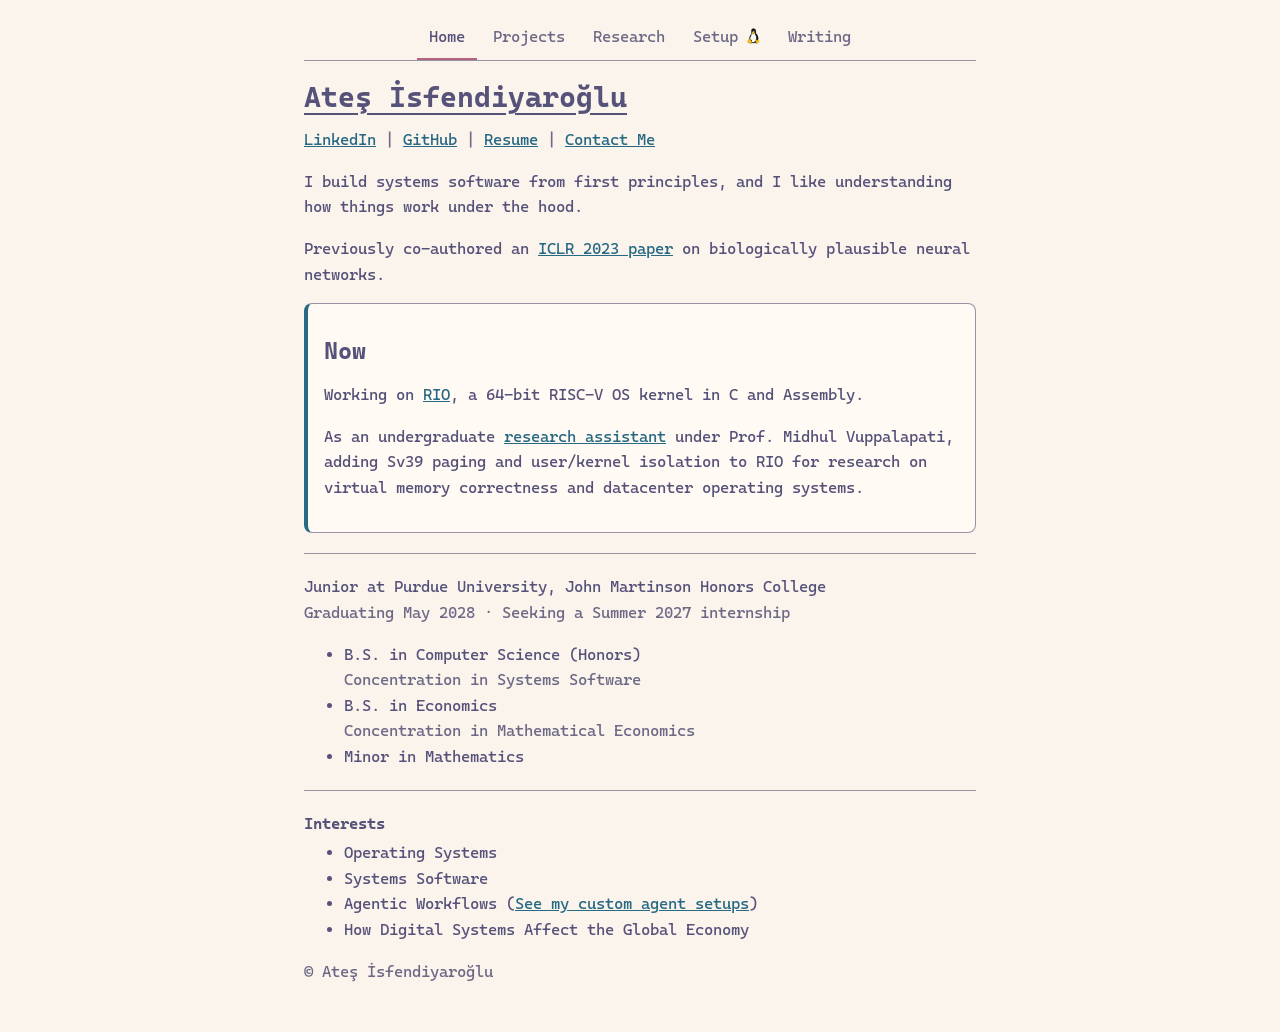
<file: index.html>
<!DOCTYPE html>
<html lang="en">
<head>
<meta charset="utf-8">
<meta name="viewport" content="width=device-width, initial-scale=1">
<title>Ateş İsfendiyaroğlu</title>
<meta name="description" content="Ateş İsfendiyaroğlu: Purdue CS + Economics student focused on operating systems and systems software. Building RIO, a 64-bit RISC-V kernel.">
<meta property="og:title" content="Ateş İsfendiyaroğlu">
<meta property="og:description" content="Ateş İsfendiyaroğlu: Purdue CS + Economics student focused on operating systems and systems software. Building RIO, a 64-bit RISC-V kernel.">
<meta property="og:type" content="website">
<link rel="icon" href="assets/img/favicon.svg" type="image/svg+xml">
<link rel="stylesheet" href="assets/css/palette.css">
<link rel="stylesheet" href="assets/css/style.css">
</head>
<body>
<header>
<nav aria-label="Main">
<a href="index.html" aria-current="page">Home</a>
<a href="projects.html">Projects</a>
<a href="research.html">Research</a>
<a href="setup.html">Setup <img src="assets/img/linux.png" alt="" class="nav-icon" width="41" height="48"></a>
<a href="writing.html">Writing</a>
</nav>
</header>
<main>
<h1>Ateş İsfendiyaroğlu</h1>
<!--
  PRIVACY: assets/files/resume.pdf is a public, phone-free copy of the
  resume. Never replace it with the application resume (which includes a
  phone number). Export it from the Google Doc
  "Resume (2026 template) - web, no phone" instead.
-->
<p class="subtitle">
<a href="https://www.linkedin.com/in/ates-isf/">LinkedIn</a> |
<a href="https://github.com/AtesIsf">GitHub</a> |
<a href="assets/files/resume.pdf">Resume</a> |
<a href="mailto:aisfendi@purdue.edu">Contact Me</a></p>
<p>I build systems software from first principles, and I like understanding how things work under the hood.</p>
<p>Previously co-authored an <a href="research.html">ICLR 2023 paper</a> on biologically plausible neural networks.</p>
<section class="box">
<h2>Now</h2>
<p>Working on <a href="https://github.com/AtesIsf/Rio">RIO</a>, a 64-bit RISC-V OS kernel in C and Assembly.</p>
<p>As an undergraduate <a href="research.html">research assistant</a> under
Prof. Midhul Vuppalapati, adding Sv39 paging and user/kernel isolation to RIO
for research on virtual memory correctness and datacenter operating
systems.</p>
</section>
<hr>
<p>Junior at Purdue University, John Martinson Honors College<span class="sub">Graduating May 2028 · Seeking a Summer 2027 internship</span></p>
<ul>
<li>B.S. in Computer Science (Honors)<span class="sub">Concentration in Systems Software</span></li>
<li>B.S. in Economics<span class="sub">Concentration in Mathematical Economics</span></li>
<li>Minor in Mathematics</li>
</ul>
<hr>
<p class="label"><strong>Interests</strong></p>
<ul>
<li>Operating Systems</li>
<li>Systems Software</li>
<li>Agentic Workflows (<a href="https://github.com/AtesIsf/agent-skills">See my custom agent setups</a>)</li>
<li>How Digital Systems Affect the Global Economy</li>
</ul>
</main>
<footer>
<p>&copy; Ateş İsfendiyaroğlu</p>
</footer>
</body>
</html>
</file>
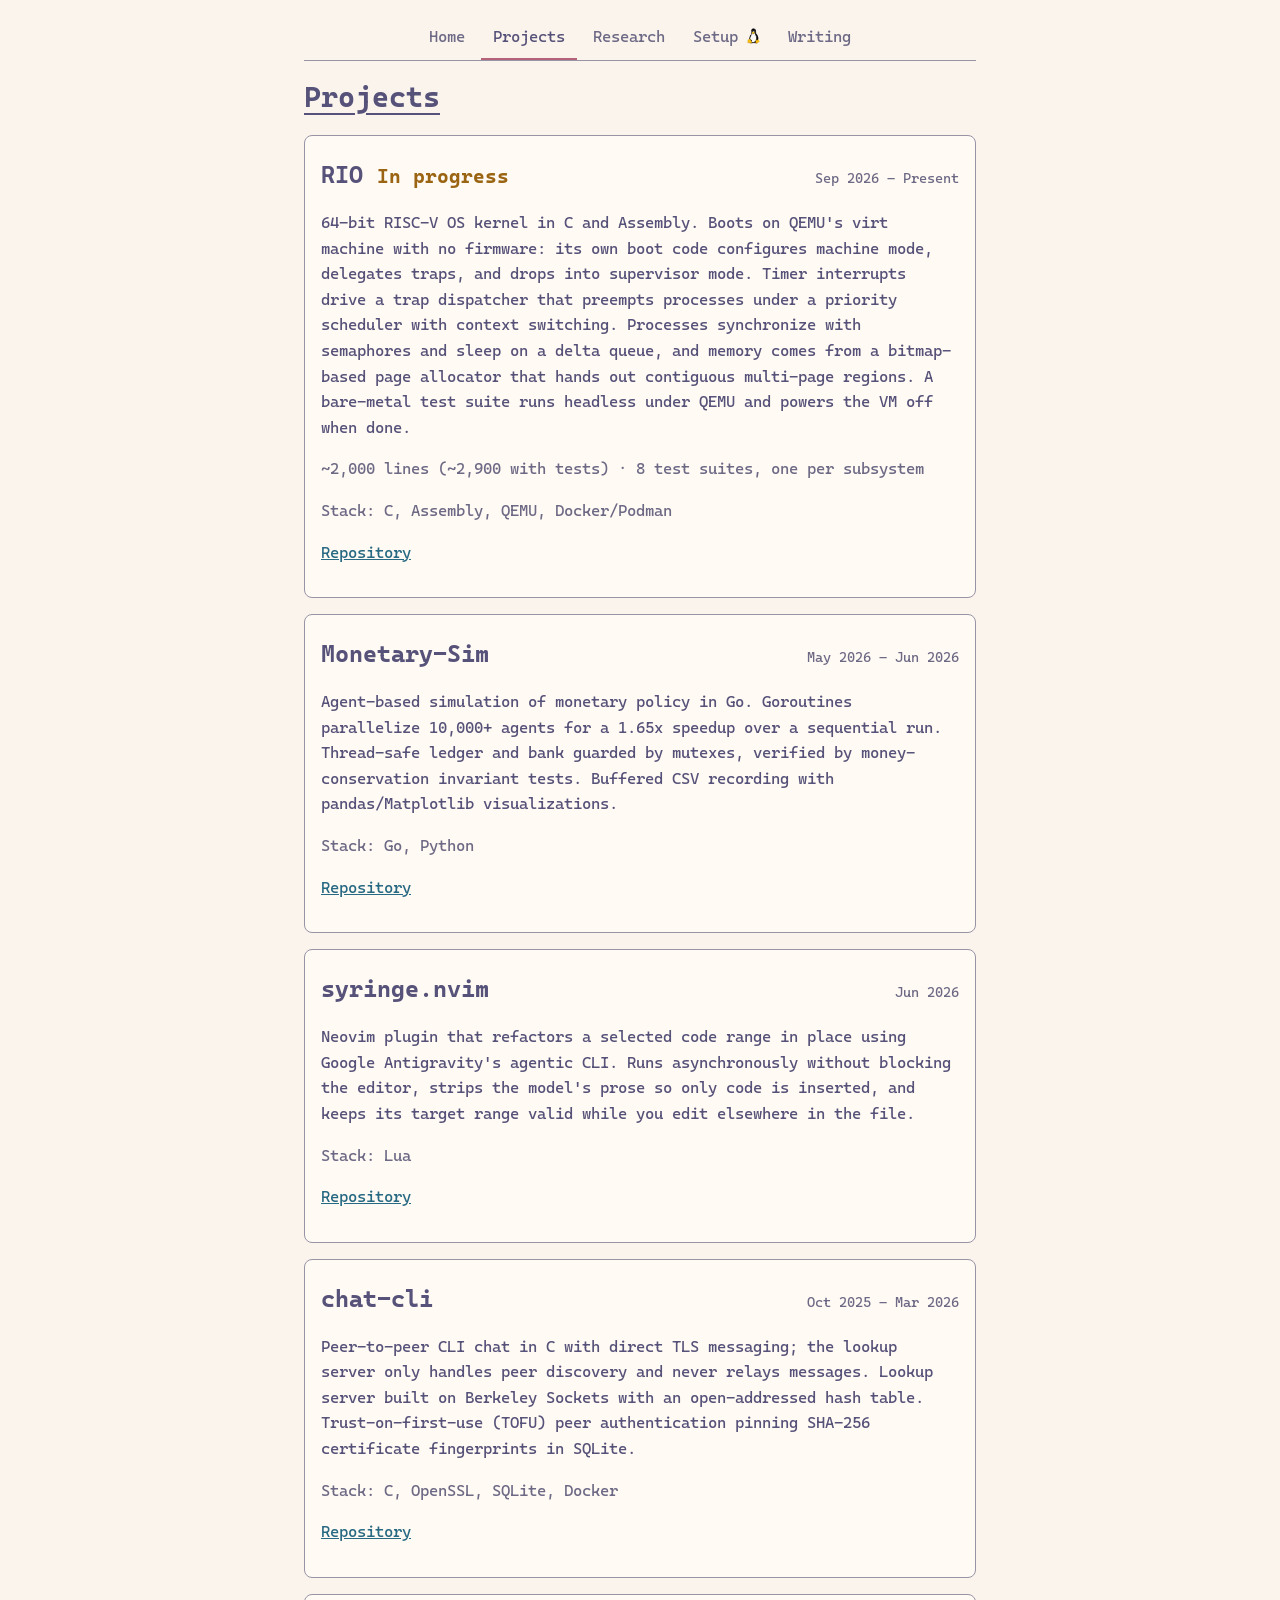
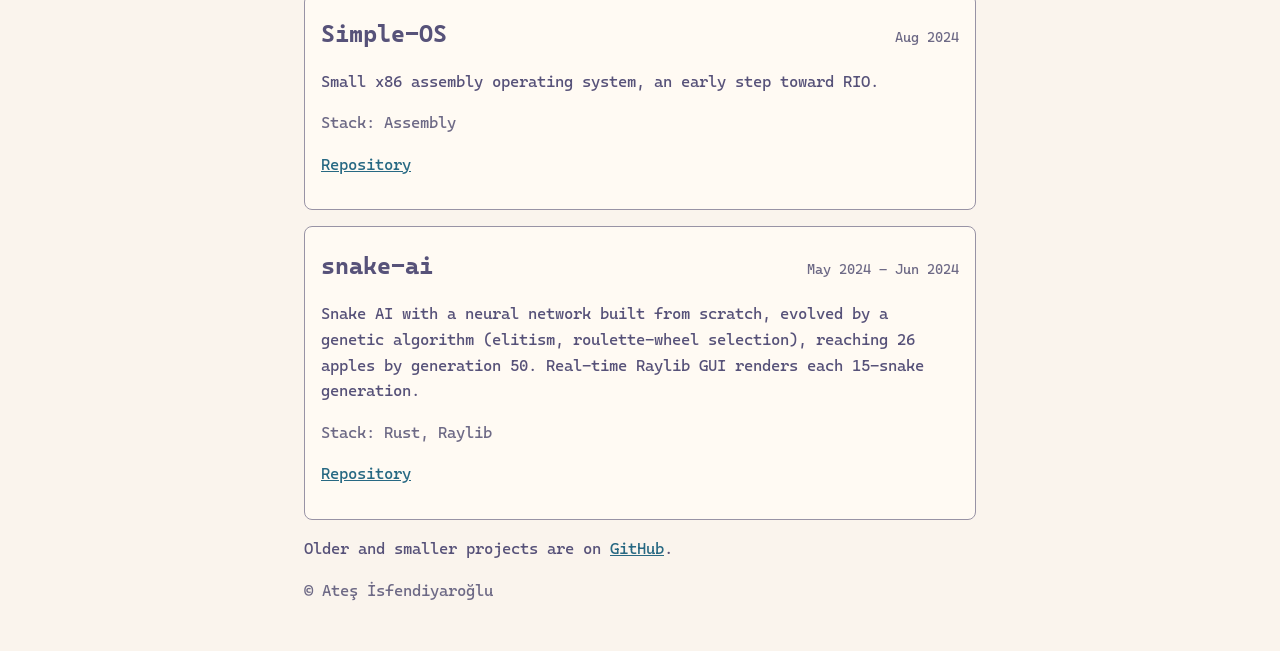
<file: projects.html>
<!DOCTYPE html>
<html lang="en">
<head>
<meta charset="utf-8">
<meta name="viewport" content="width=device-width, initial-scale=1">
<title>Projects - Ateş İsfendiyaroğlu</title>
<meta name="description" content="Projects by Ateş İsfendiyaroğlu: RIO (RISC-V kernel), Monetary-Sim, chat-cli and more.">
<meta property="og:title" content="Projects - Ateş İsfendiyaroğlu">
<meta property="og:description" content="Projects by Ateş İsfendiyaroğlu: RIO (RISC-V kernel), Monetary-Sim, chat-cli and more.">
<meta property="og:type" content="website">
<link rel="icon" href="assets/img/favicon.svg" type="image/svg+xml">
<link rel="stylesheet" href="assets/css/palette.css">
<link rel="stylesheet" href="assets/css/style.css">
</head>
<body>
<header>
<nav aria-label="Main">
<a href="index.html">Home</a>
<a href="projects.html" aria-current="page">Projects</a>
<a href="research.html">Research</a>
<a href="setup.html">Setup <img src="assets/img/linux.png" alt="" class="nav-icon" width="41" height="48"></a>
<a href="writing.html">Writing</a>
</nav>
</header>
<main>
<h1>Projects</h1>
<article>
<div class="item-head"><h2>RIO <span class="tag">In progress</span></h2><time datetime="2026-09">Sep 2026 – Present</time></div>
<p>64-bit RISC-V OS kernel in C and Assembly. Boots on QEMU's virt machine
with no firmware: its own boot code configures machine mode, delegates traps,
and drops into supervisor mode. Timer interrupts drive a trap dispatcher that
preempts processes under a priority scheduler with context switching.
Processes synchronize with semaphores and sleep on a delta queue, and memory
comes from a bitmap-based page allocator that hands out contiguous multi-page
regions. A bare-metal test suite runs headless under QEMU and powers the VM
off when done.</p>
<p class="stack">~2,000 lines (~2,900 with tests) · 8 test suites, one per
subsystem</p>
<p class="stack">Stack: C, Assembly, QEMU, Docker/Podman</p>
<p><a href="https://github.com/AtesIsf/Rio">Repository</a></p>
</article>
<article>
<div class="item-head"><h2>Monetary-Sim</h2>
<time datetime="2026-05">May 2026 – Jun 2026</time></div>
<p>Agent-based simulation of monetary policy in Go. Goroutines parallelize
10,000+ agents for a 1.65x speedup over a sequential run. Thread-safe ledger
and bank guarded by mutexes, verified by money-conservation invariant tests.
Buffered CSV recording with pandas/Matplotlib visualizations.</p>
<p class="stack">Stack: Go, Python</p>
<p><a href="https://github.com/AtesIsf/Monetary-Sim">Repository</a></p>
</article>
<article>
<div class="item-head"><h2>syringe.nvim</h2><time datetime="2026-06">Jun 2026</time></div>
<p>Neovim plugin that refactors a selected code range in place using Google Antigravity's agentic CLI. Runs asynchronously without blocking the editor, strips the model's prose so only code is inserted, and keeps its target range valid while you edit elsewhere in the file.</p>
<p class="stack">Stack: Lua</p>
<p><a href="https://github.com/AtesIsf/syringe.nvim">Repository</a></p>
</article>
<article>
<div class="item-head"><h2>chat-cli</h2>
<time datetime="2025-10">Oct 2025 – Mar 2026</time></div>
<p>Peer-to-peer CLI chat in C with direct TLS messaging; the lookup server
only handles peer discovery and never relays messages. Lookup server built on
Berkeley Sockets with an open-addressed hash table. Trust-on-first-use (TOFU)
peer authentication pinning SHA-256 certificate fingerprints in SQLite.</p>
<p class="stack">Stack: C, OpenSSL, SQLite, Docker</p>
<p><a href="https://github.com/AtesIsf/chat-cli">Repository</a></p>
</article>
<article>
<div class="item-head"><h2>Simple-OS</h2><time datetime="2024-08">Aug 2024</time></div>
<p>Small x86 assembly operating system, an early step toward RIO.</p>
<p class="stack">Stack: Assembly</p>
<p><a href="https://github.com/AtesIsf/Simple-OS">Repository</a></p>
</article>
<article>
<div class="item-head"><h2>snake-ai</h2>
<time datetime="2024-05">May 2024 – Jun 2024</time></div>
<p>Snake AI with a neural network built from scratch, evolved by a genetic
algorithm (elitism, roulette-wheel selection), reaching 26 apples by
generation 50. Real-time Raylib GUI renders each 15-snake generation.</p>
<p class="stack">Stack: Rust, Raylib</p>
<p><a href="https://github.com/AtesIsf/snake-ai">Repository</a></p>
</article>
<p>Older and smaller projects are on <a href="https://github.com/AtesIsf">GitHub</a>.</p>
</main>
<footer>
<p>&copy; Ateş İsfendiyaroğlu</p>
</footer>
</body>
</html>
</file>
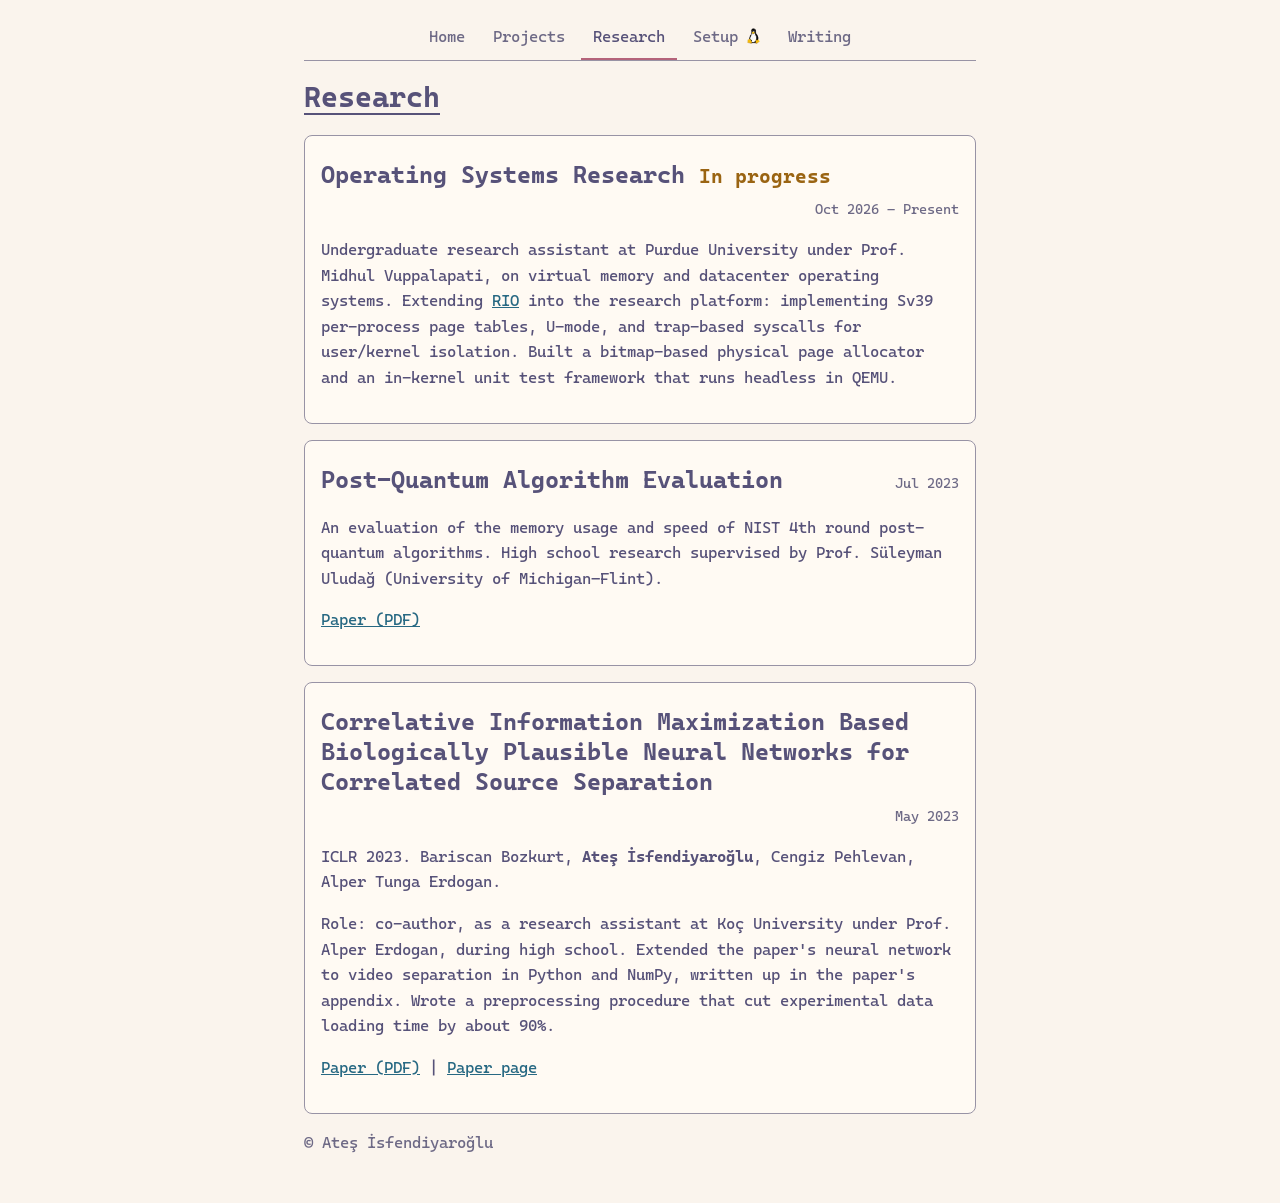
<file: research.html>
<!DOCTYPE html>
<html lang="en">
<head>
<meta charset="utf-8">
<meta name="viewport" content="width=device-width, initial-scale=1">
<title>Research - Ateş İsfendiyaroğlu</title>
<meta name="description" content="Research by Ateş İsfendiyaroğlu, including
operating systems research at Purdue, an ICLR 2023 paper, and a post-quantum
algorithm evaluation.">
<meta property="og:title" content="Research - Ateş İsfendiyaroğlu">
<meta property="og:description" content="Research by Ateş İsfendiyaroğlu,
including operating systems research at Purdue, an ICLR 2023 paper, and a
post-quantum algorithm evaluation.">
<meta property="og:type" content="website">
<link rel="icon" href="assets/img/favicon.svg" type="image/svg+xml">
<link rel="stylesheet" href="assets/css/palette.css">
<link rel="stylesheet" href="assets/css/style.css">
</head>
<body>
<header>
<nav aria-label="Main">
<a href="index.html">Home</a>
<a href="projects.html">Projects</a>
<a href="research.html" aria-current="page">Research</a>
<a href="setup.html">Setup <img src="assets/img/linux.png" alt="" class="nav-icon" width="41" height="48"></a>
<a href="writing.html">Writing</a>
</nav>
</header>
<main>
<h1>Research</h1>
<article>
<div class="item-head"><h2>Operating Systems Research
<span class="tag">In progress</span></h2>
<time datetime="2026-10">Oct 2026 – Present</time></div>
<p>Undergraduate research assistant at Purdue University under Prof. Midhul
Vuppalapati, on virtual memory and datacenter operating systems. Extending
<a href="https://github.com/AtesIsf/Rio">RIO</a> into the research platform:
implementing Sv39 per-process page tables, U-mode, and trap-based syscalls for
user/kernel isolation. Built a bitmap-based physical page allocator and an
in-kernel unit test framework that runs headless in QEMU.</p>
</article>
<article>
<div class="item-head"><h2>Post-Quantum Algorithm Evaluation</h2><time datetime="2023-07">Jul 2023</time></div>
<p>An evaluation of the memory usage and speed of NIST 4th round post-quantum algorithms. High school research supervised by Prof. Süleyman Uludağ (University of Michigan–Flint).</p>
<p><a href="assets/papers/post-quantum-benchmark.pdf">Paper (PDF)</a></p>
</article>
<article>
<div class="item-head"><h2>Correlative Information Maximization Based Biologically Plausible Neural Networks for Correlated Source Separation</h2><time datetime="2023-05">May 2023</time></div>
<p>ICLR 2023. Bariscan Bozkurt, <strong>Ateş İsfendiyaroğlu</strong>, Cengiz Pehlevan, Alper Tunga Erdogan.</p>
<p>Role: co-author, as a research assistant at Koç University under Prof.
Alper Erdogan, during high school. Extended the paper's neural network to
video separation in Python and NumPy, written up in the paper's appendix.
Wrote a preprocessing procedure that cut experimental data loading time by
about 90%.</p>
<p><a href="assets/papers/CorInfoMax.pdf">Paper (PDF)</a> | <a href="https://mlanthology.org/iclr/2023/bozkurt2023iclr-correlative/">Paper page</a></p>
</article>
</main>
<footer>
<p>&copy; Ateş İsfendiyaroğlu</p>
</footer>
</body>
</html>
</file>
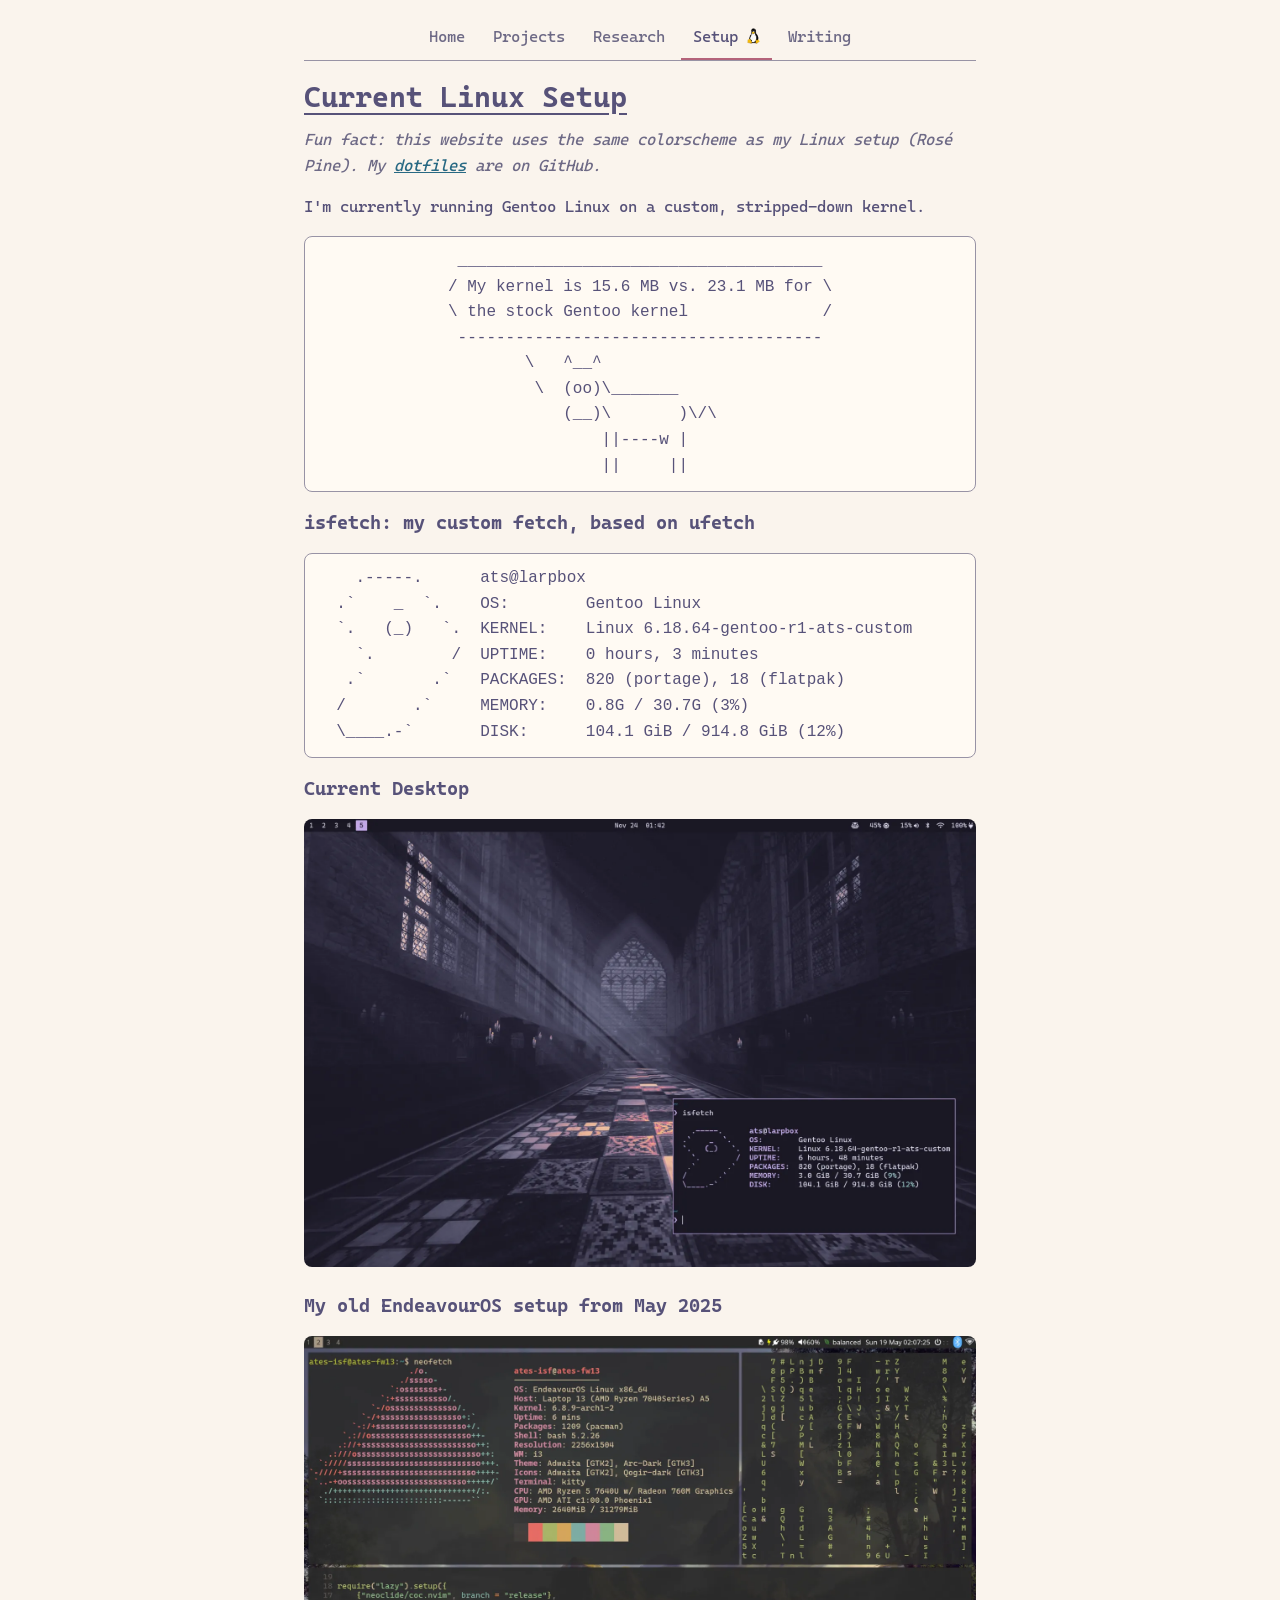
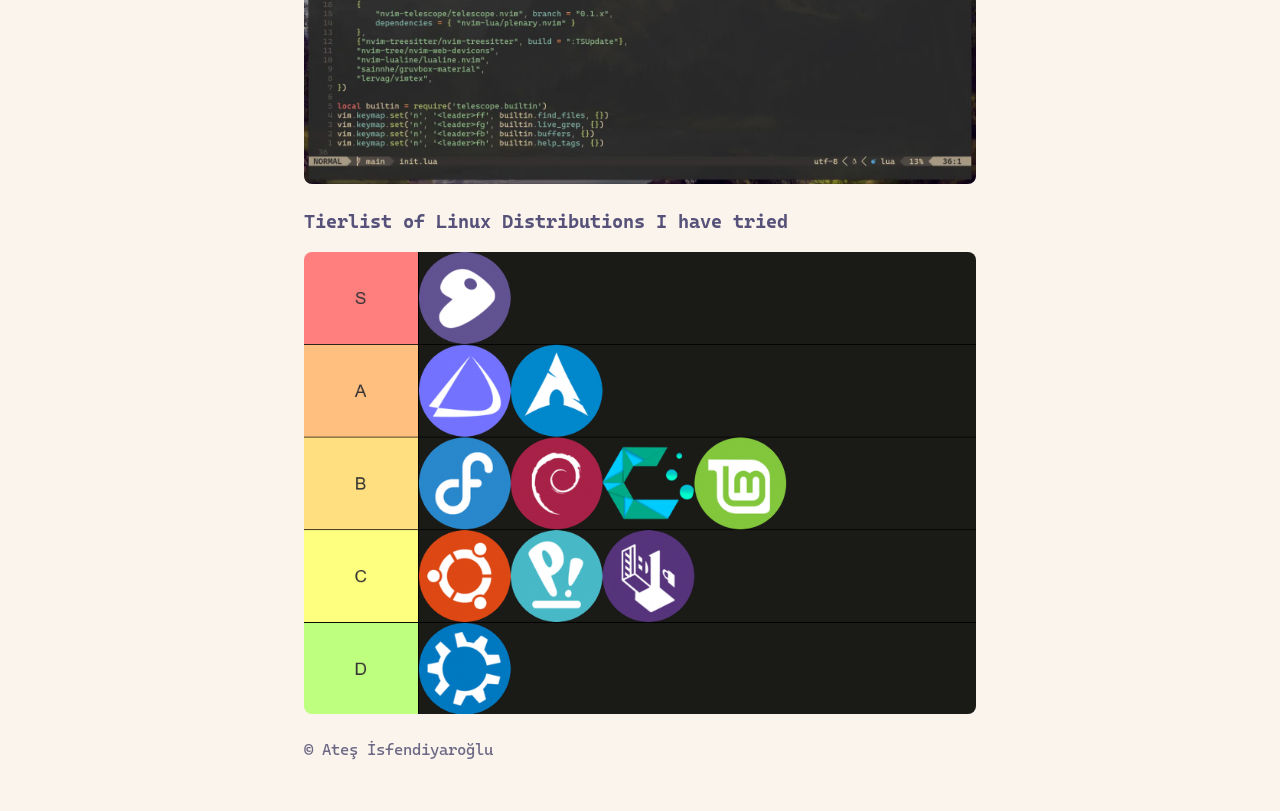
<file: setup.html>
<!DOCTYPE html>
<html lang="en">
<head>
<meta charset="utf-8">
<meta name="viewport" content="width=device-width, initial-scale=1">
<title>Current Linux Setup - Ateş İsfendiyaroğlu</title>
<meta name="description" content="Ateş İsfendiyaroğlu's Gentoo Linux setup, dotfiles and distro tierlist.">
<meta property="og:title" content="Current Linux Setup - Ateş İsfendiyaroğlu">
<meta property="og:description" content="Ateş İsfendiyaroğlu's Gentoo Linux setup, dotfiles and distro tierlist.">
<meta property="og:type" content="website">
<link rel="icon" href="assets/img/favicon.svg" type="image/svg+xml">
<link rel="stylesheet" href="assets/css/palette.css">
<link rel="stylesheet" href="assets/css/style.css">
</head>
<body>
<header>
<nav aria-label="Main">
<a href="index.html">Home</a>
<a href="projects.html">Projects</a>
<a href="research.html">Research</a>
<a href="setup.html" aria-current="page">Setup <img src="assets/img/linux.png" alt="" class="nav-icon" width="41" height="48"></a>
<a href="writing.html">Writing</a>
</nav>
</header>
<main>
<h1>Current Linux Setup</h1>
<p class="subtitle"><em>Fun fact: this website uses the same colorscheme as my Linux setup (Rosé Pine). My <a href="https://github.com/AtesIsf/dotfiles">dotfiles</a> are on GitHub.</em></p>
<p>I'm currently running Gentoo Linux on a custom, stripped-down kernel.</p>
<pre class="cowsay">
 ______________________________________
/ My kernel is 15.6 MB vs. 23.1 MB for \
\ the stock Gentoo kernel              /
 --------------------------------------
        \   ^__^
         \  (oo)\_______
            (__)\       )\/\
                ||----w |
                ||     ||
</pre>
<h3>isfetch: my custom fetch, based on ufetch</h3>
<pre>
    .-----.      ats@larpbox
  .`    _  `.    OS:        Gentoo Linux
  `.   (_)   `.  KERNEL:    Linux 6.18.64-gentoo-r1-ats-custom
    `.        /  UPTIME:    0 hours, 3 minutes
   .`       .`   PACKAGES:  820 (portage), 18 (flatpak)
  /       .`     MEMORY:    0.8G / 30.7G (3%)
  \____.-`       DISK:      104.1 GiB / 914.8 GiB (12%)
</pre>
<h3>Current Desktop</h3>
<p><img src="assets/img/rice1.webp" width="1600" height="1067" alt="Screenshot of my current Linux desktop"></p>
<h3>My old EndeavourOS setup from May 2025</h3>
<p><img src="assets/img/rice2.webp" width="1600" height="1067" loading="lazy" alt="Screenshot of my old EndeavourOS setup from May 2025"></p>
<h3>Tierlist of Linux Distributions I have tried</h3>
<p><img src="assets/img/tierlist.webp" width="878" height="603" loading="lazy" alt="Tierlist of Linux distributions I have tried"></p>
</main>
<footer>
<p>&copy; Ateş İsfendiyaroğlu</p>
</footer>
</body>
</html>
</file>
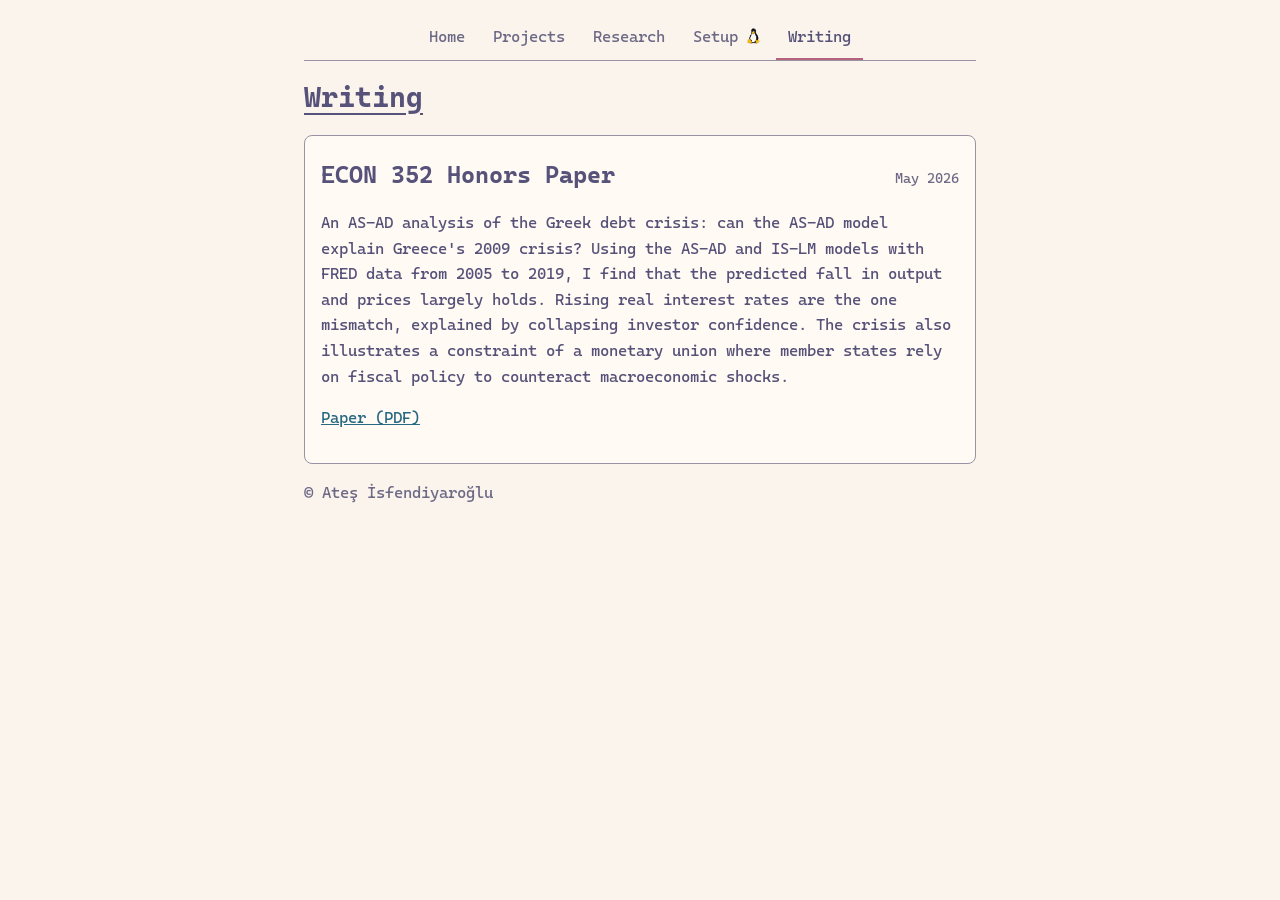
<file: writing.html>
<!DOCTYPE html>
<html lang="en">
<head>
<meta charset="utf-8">
<meta name="viewport" content="width=device-width, initial-scale=1">
<title>Writing - Ateş İsfendiyaroğlu</title>
<meta name="description" content="Writing by Ateş İsfendiyaroğlu.">
<meta property="og:title" content="Writing - Ateş İsfendiyaroğlu">
<meta property="og:description" content="Writing by Ateş İsfendiyaroğlu.">
<meta property="og:type" content="website">
<link rel="icon" href="assets/img/favicon.svg" type="image/svg+xml">
<link rel="stylesheet" href="assets/css/palette.css">
<link rel="stylesheet" href="assets/css/style.css">
</head>
<body>
<header>
<nav aria-label="Main">
<a href="index.html">Home</a>
<a href="projects.html">Projects</a>
<a href="research.html">Research</a>
<a href="setup.html">Setup <img src="assets/img/linux.png" alt="" class="nav-icon" width="41" height="48"></a>
<a href="writing.html" aria-current="page">Writing</a>
</nav>
</header>
<main>
<h1>Writing</h1>
<article>
<div class="item-head"><h2>ECON 352 Honors Paper</h2><time datetime="2026-05">May 2026</time></div>
<p>An AS-AD analysis of the Greek debt crisis: can the AS-AD model explain Greece's 2009 crisis? Using the AS-AD and IS-LM models with FRED data from 2005 to 2019, I find that the predicted fall in output and prices largely holds. Rising real interest rates are the one mismatch, explained by collapsing investor confidence. The crisis also illustrates a constraint of a monetary union where member states rely on fiscal policy to counteract macroeconomic shocks.</p>
<p><a href="assets/papers/Ates-Econ352-Honors.pdf">Paper (PDF)</a></p>
</article>
</main>
<footer>
<p>&copy; Ateş İsfendiyaroğlu</p>
</footer>
</body>
</html>
</file>
<file: assets/css/palette.css>
:root {
  --base: #191724; --surface: #1f1d2e;
  --text: #e0def4; --subtle: #908caa; --muted: #6e6a86;
  --love: #eb6f92; --gold: #f6c177; --rose: #ebbcba;
  --pine: #31748f; --foam: #9ccfd8; --iris: #c4a7e7;
  --border: #47435d;
}
@media (prefers-color-scheme: light) {
  :root {
    --base: #faf4ed; --surface: #fffaf3;
    --text: #575279; --subtle: #6e6a86; --muted: #6e6a86;
    --love: #b4637a; --gold: #9a6412; --rose: #575279;
    --pine: #286983; --foam: #56949f; --iris: #286983;
    --border: #9893a5;
  }
}
</file>
<file: assets/css/style.css>
@font-face {
  font-family: "Cascadia Mono";
  src: url("../fonts/CascadiaMono.woff2") format("woff2");
  font-weight: 200 700;
  font-display: swap;
}
* { box-sizing: border-box; }
body {
  margin: 0; background: var(--base); color: var(--text);
  font: 1rem/1.6 "Cascadia Mono", ui-monospace, SFMono-Regular, Menlo, Consolas, monospace;
}
header, main, footer { max-width: 44rem; margin: 0 auto; padding: 0 1rem; }
header { padding-top: 1rem; }
h1, h2, h3 { line-height: 1.25; color: var(--rose); }
a { color: var(--iris); overflow-wrap: anywhere; }
a:hover { color: var(--foam); }
a:focus-visible { outline: 2px solid var(--gold); outline-offset: 2px; }
nav { display: flex; flex-wrap: wrap; justify-content: center; gap: .25rem; border-bottom: 1px solid var(--border); }
h1 { font-size: 1.8rem; text-decoration: underline; text-underline-offset: .2em; }
.item-head { display: flex; flex-wrap: wrap; align-items: baseline; gap: .25rem .75rem; }
.item-head time { color: var(--subtle); font-size: .9em; margin-left: auto; }
.subtitle { color: var(--subtle); margin-top: -.5rem; }
.nav-icon { height: 1em; width: auto; vertical-align: -.15em; border-radius: 0; }
img { max-width: 100%; height: auto; border-radius: .5rem; }
.sub { display: block; color: var(--subtle); }
p.label { margin-bottom: 0; }
p.label + ul { margin-top: .25rem; }
pre.cowsay { display: flex; justify-content: safe center; }
pre { overflow-x: auto; background: var(--surface); border: 1px solid var(--border); border-radius: .5rem; padding: .75rem; }
nav a { padding: .5rem .75rem; text-decoration: none; color: var(--subtle); border-bottom: 2px solid transparent; }
nav a[aria-current] { color: var(--text); border-bottom-color: var(--love); }
/* Phones: shrink nav so all 5 links fit on one row down to ~320px */
@media (max-width: 34rem) {
  nav { justify-content: space-between; font-size: min(1rem, 3.4vw); }
  nav a { padding: .5rem .25rem; }
}
.box, article { background: var(--surface); border: 1px solid var(--border); border-radius: .5rem; padding: .25rem 1rem 1rem; margin: 1rem 0; }
.box { border-left: 4px solid var(--pine); padding-top: .75rem; }
.box h2, article h2 { margin-bottom: .25rem; }
.tag { color: var(--gold); font-size: .85em; }
.stack { color: var(--subtle); }
footer { padding-bottom: 2rem; color: var(--subtle); }
hr { border: 0; border-top: 1px solid var(--border); margin: 1.25rem 0; }
</file>
